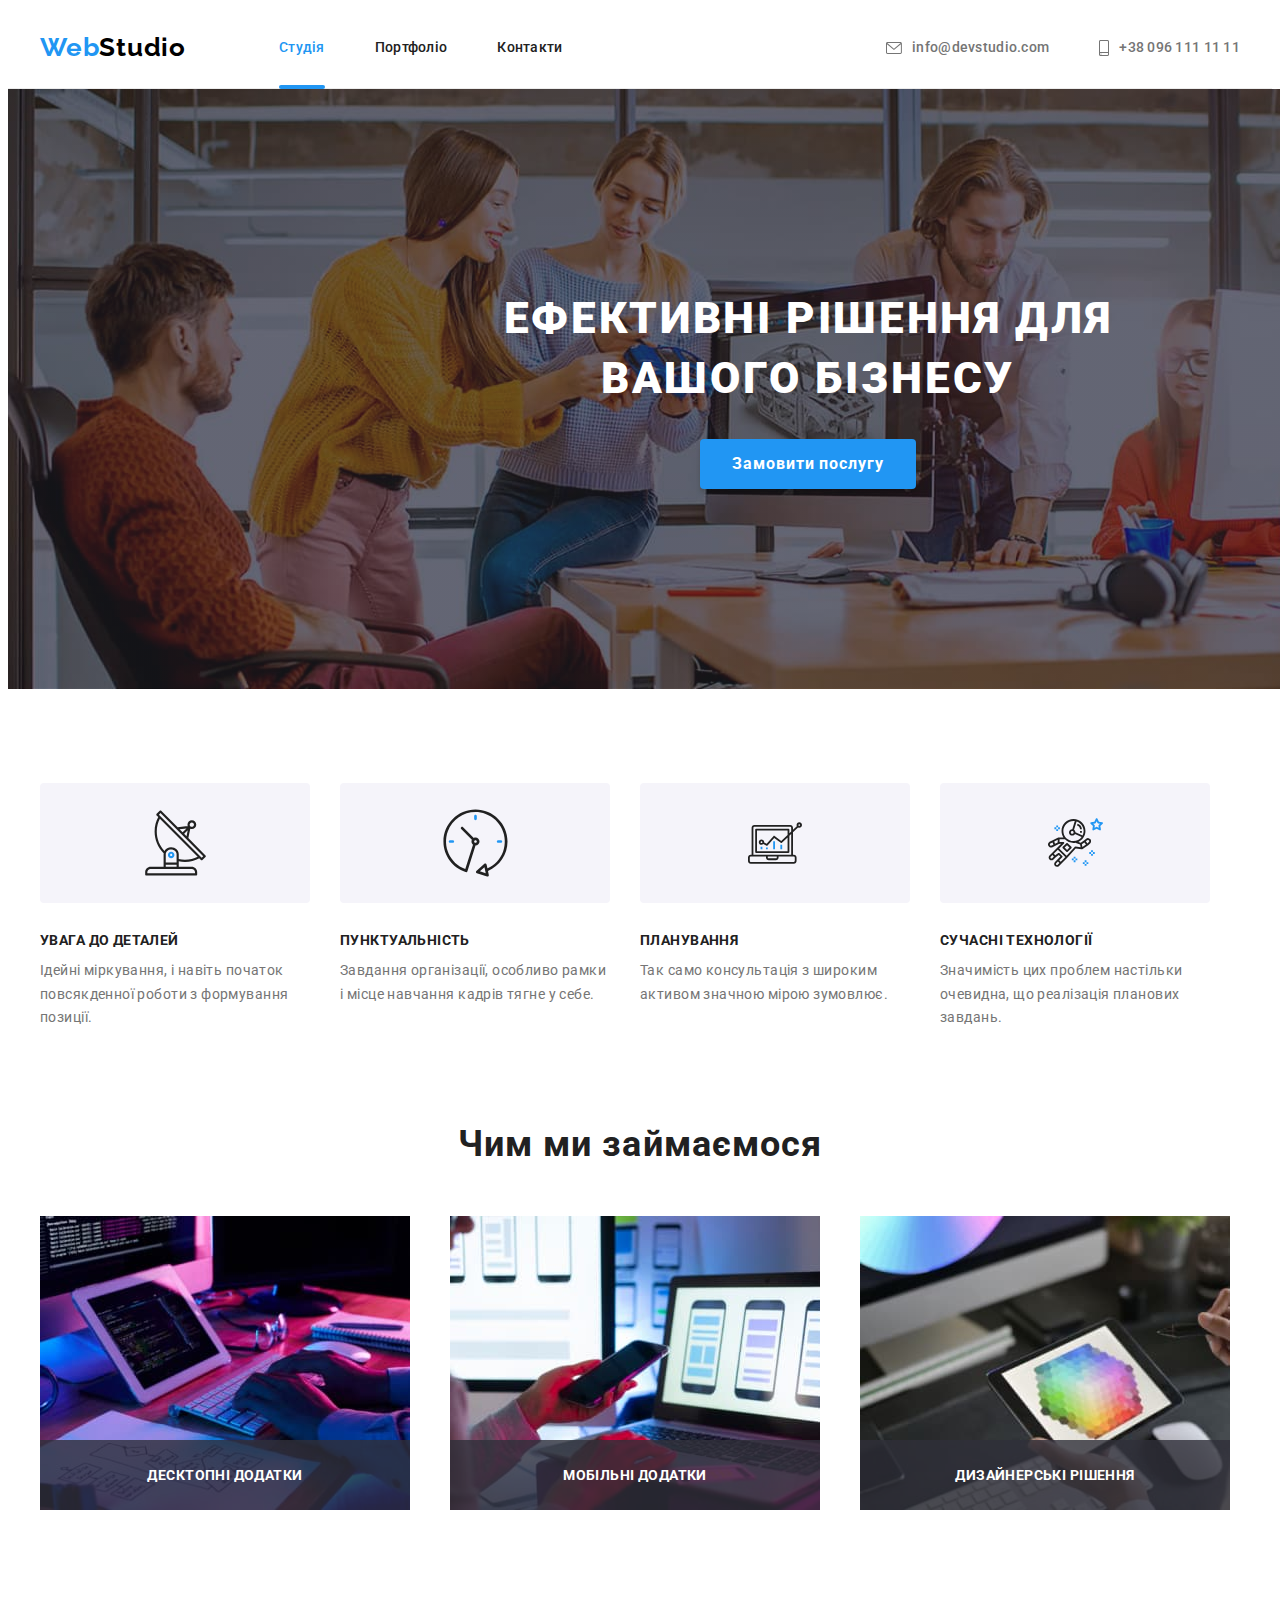
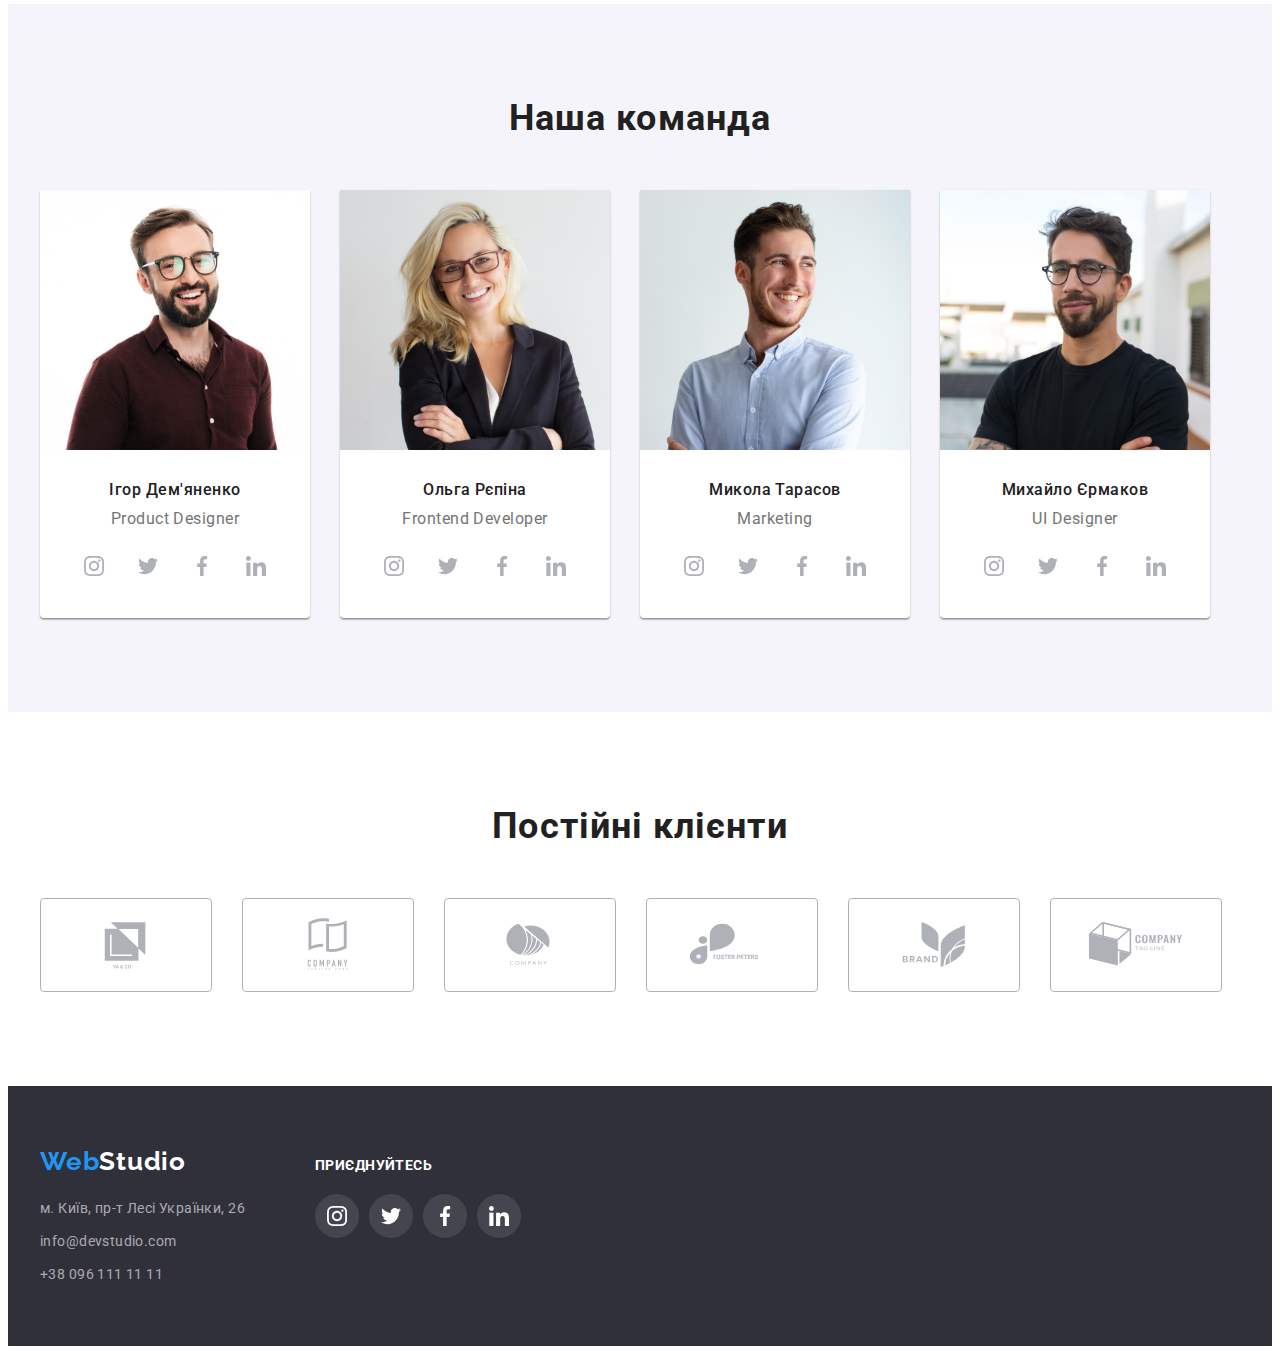
<file: index.html>
<!DOCTYPE html>
<html lang="uk">
  <head>
    <meta charset="UTF-8" />
    <meta http-equiv="X-UA-Compatible" content="IE=edge" />
    <meta name="viewport" content="width=device-width, initial-scale=1.0" />
    <title>Головна</title>
    <link
      rel="stylesheet"
      href="https://cdnjs.cloudflare.com/ajax/libs/modern-normalize/1.1.0/modern-normalize.min.css"
      integrity="sha512-wpPYUAdjBVSE4KJnH1VR1HeZfpl1ub8YT/NKx4PuQ5NmX2tKuGu6U/JRp5y+Y8XG2tV+wKQpNHVUX03MfMFn9Q=="
      crossorigin="anonymous"
      referrerpolicy="no-referrer"
    />
    <link
      href="https://fonts.googleapis.com/css2?family=Raleway:wght@700&family=Roboto:wght@400;500;700;900&display=swap"
      rel="stylesheet"
    />
    <link rel="stylesheet" href="./css/styles.css" />
  </head>
  <body>
    <header class="top">
      <div class="container header-container">
        <nav class="header-navigation">
          <a href="./index.html" lang="en" class="logo link">Web<span>Studio</span></a>
          <ul class="header-list">
            <li class="header-nav-item list">
              <a class="link current nav-link" href="./index.html">Студія</a>
            </li>
            <li class="header-nav-item list">
              <a class="link nav-link" href="./portfolio.html">Портфоліо</a>
            </li>
            <li class="header-nav-item list">
              <a class="link nav-link" href="#">Контакти</a>
            </li>
          </ul>
        </nav>
        <div class="header-connect">
          <ul class="contacts-list list">
            <li class="contact-item">
              <a lang="en" href="mailto:info@devstudio.com" class="link nav-contacts"
                ><svg class="top-icon" width="16" height="12">
                  <use href="./img/icons.svg#icon-mail-top"></use></svg
                >info@devstudio.com</a
              >
            </li>
            <li class="contact-item">
              <a href="tel:+380961111111" class="link nav-contacts"
                ><svg class="top-icon" width="10" height="16">
                  <use href="./img/icons.svg#icon-smartphone-top"></use>
                </svg>
                +38 096 111 11 11</a
              >
            </li>
          </ul>
        </div>
      </div>
    </header>
    <main>
      <!-- ---------------------------------------------HERO---------------------------------------------------- -->
      <section class="hero section">
        <div class="container">
          <h1 class="hero-title">Ефективні рішення для вашого бізнесу</h1>
          <button type="button" class="modal-button" data-modal-open>Замовити послугу</button>
        </div>
      </section>
      <!-- ---------------------------------------------------FEATURES------------------------------------------------ -->
      <section class="features section">
        <div class="container">
          <h2 class="visually-hidden">Наші переваги</h2>
          <ul class="features-list">
            <li class="list">
              <div class="features-container">
                <svg width="65" height="70">
                  <use href="./img/icons.svg#icon-antenna"></use>
                </svg>
              </div>
              <h3 class="title features-title">Увага до деталей</h3>
              <p class="text">
                Ідейні міркування, і навіть початок повсякденної роботи з формування позиції.
              </p>
            </li>
            <li class="list">
              <div class="features-container">
                <svg width="67" height="70">
                  <use href="./img/icons.svg#icon-clock"></use>
                </svg>
              </div>
              <h3 class="title features-title">Пунктуальність</h3>
              <p class="text">
                Завдання організації, особливо рамки і місце навчання кадрів тягне у себе.
              </p>
            </li>
            <li class="list">
              <div class="features-container">
                <svg width="70" height="54">
                  <use href="./img/icons.svg#icon-diagram"></use>
                </svg>
              </div>
              <h3 class="title features-title">Планування</h3>
              <p class="text">Так само консультація з широким активом значною мірою зумовлює.</p>
            </li>
            <li class="list">
              <div class="features-container">
                <svg width="55" height="61">
                  <use href="./img/icons.svg#icon-astronaut"></use>
                </svg>
              </div>
              <h3 class="title features-title">Сучасні технології</h3>
              <p class="text">
                Значимість цих проблем настільки очевидна, що реалізація планових завдань.
              </p>
            </li>
          </ul>
        </div>
      </section>
      <!-- --------------------------------------------PROJECTS------------------------------------------------- -->
      <section class="project project-section">
        <div class="container">
          <h2 class="project-title style-title">Чим ми займаємося</h2>
          <ul class="project-list">
            <li class="list project-item">
              <img src="./img/img-work1.jpg" alt="Картинка наших робіт" width="370" height="294" />
              <div class="prj-container"><p class="project-txt">Десктопні додатки</p></div>
            </li>
            <li class="list project-item">
              <img src="./img/img-work2.jpg" alt="Картинка наших робіт" width="370" height="294" />
              <div class="prj-container"><p class="project-txt">Мобільні додатки</p></div>
            </li>
            <li class="list project-item">
              <img src="./img/img-work3.jpg" alt="Картинка наших робіт" width="370" height="294" />
              <div class="prj-container"><p class="project-txt">Дизайнерські рішення</p></div>
            </li>
          </ul>
        </div>
      </section>
      <!-- -----------------------------------------------EMPL--------------------------------------------------- -->
      <section class="empl list section">
        <div class="container">
          <h2 class="empl-title style-title">Наша команда</h2>
          <ul class="empl-list">
            <li class="list bgc">
              <img
                class="empl-img"
                src="./img/worker1.jpg"
                alt="фото Ігора Дем'яненко"
                width="270"
                height="260"
              />
              <h3 class="subtitle-empl">Ігор Дем'яненко</h3>
              <p lang="en" class="text empl-text">Product Designer</p>
              <div class="empl-contact">
                <ul class="empl-ct-item">
                  <li>
                    <a
                      href="#"
                      class="empl-ct-link link"
                      target="_blank"
                      rel="noopener noreferrer nofollow"
                    >
                      <svg width="20" height="20" class="empl-ct-icon">
                        <use href="./img/icons.svg#icon-instagram"></use>
                      </svg>
                    </a>
                  </li>
                  <li>
                    <a
                      href="#"
                      class="empl-ct-link link"
                      target="_blank"
                      rel="noopener noreferrer nofollow"
                    >
                      <svg width="20" height="20" class="empl-ct-icon">
                        <use href="./img/icons.svg#icon-twitter"></use>
                      </svg>
                    </a>
                  </li>
                  <li>
                    <a
                      href="#"
                      class="empl-ct-link link"
                      target="_blank"
                      rel="noopener noreferrer nofollow"
                    >
                      <svg width="20" height="20" class="empl-ct-icon">
                        <use href="./img/icons.svg#icon-facebook"></use>
                      </svg>
                    </a>
                  </li>
                  <li>
                    <a
                      href="#"
                      class="empl-ct-link link"
                      target="_blank"
                      rel="noopener noreferrer nofollow"
                    >
                      <svg width="20" height="20" class="empl-ct-icon">
                        <use href="./img/icons.svg#icon-linkedin"></use>
                      </svg>
                    </a>
                  </li>
                </ul>
              </div>
            </li>
            <li class="list bgc">
              <img
                class="empl-img"
                src="./img/worker2.jpg"
                alt="фото Ольги Рєпіной"
                width="270"
                height="260"
              />
              <h3 class="subtitle-empl">Ольга Рєпіна</h3>
              <p lang="en" class="text empl-text">Frontend Developer</p>
              <div class="empl-contact">
                <ul class="empl-ct-item">
                  <li>
                    <a
                      href="#"
                      class="empl-ct-link link"
                      target="_blank"
                      rel="noopener noreferrer nofollow"
                    >
                      <svg width="20" height="20" class="empl-ct-icon">
                        <use href="./img/icons.svg#icon-instagram"></use>
                      </svg>
                    </a>
                  </li>
                  <li>
                    <a
                      href="#"
                      class="empl-ct-link link"
                      target="_blank"
                      rel="noopener noreferrer nofollow"
                    >
                      <svg width="20" height="20" class="empl-ct-icon">
                        <use href="./img/icons.svg#icon-twitter"></use>
                      </svg>
                    </a>
                  </li>
                  <li>
                    <a
                      href="#"
                      class="empl-ct-link link"
                      target="_blank"
                      rel="noopener noreferrer nofollow"
                    >
                      <svg width="20" height="20" class="empl-ct-icon">
                        <use href="./img/icons.svg#icon-facebook"></use>
                      </svg>
                    </a>
                  </li>
                  <li>
                    <a
                      href="#"
                      class="empl-ct-link link"
                      target="_blank"
                      rel="noopener noreferrer nofollow"
                    >
                      <svg width="20" height="20" class="empl-ct-icon">
                        <use href="./img/icons.svg#icon-linkedin"></use>
                      </svg>
                    </a>
                  </li>
                </ul>
              </div>
            </li>
            <li class="list bgc">
              <img
                class="empl-img"
                src="./img/worker3.jpg"
                alt="фото Миколи Тарасова"
                width="270"
                height="260"
              />
              <h3 class="subtitle-empl">Микола Тарасов</h3>
              <p lang="en" class="text empl-text">Marketing</p>
              <div class="empl-contact">
                <ul class="empl-ct-item">
                  <li>
                    <a
                      href="#"
                      class="empl-ct-link link"
                      target="_blank"
                      rel="noopener noreferrer nofollow"
                    >
                      <svg width="20" height="20" class="empl-ct-icon">
                        <use href="./img/icons.svg#icon-instagram"></use>
                      </svg>
                    </a>
                  </li>
                  <li>
                    <a
                      href="#"
                      class="empl-ct-link link"
                      target="_blank"
                      rel="noopener noreferrer nofollow"
                    >
                      <svg width="20" height="20" class="empl-ct-icon">
                        <use href="./img/icons.svg#icon-twitter"></use>
                      </svg>
                    </a>
                  </li>
                  <li>
                    <a
                      href="#"
                      class="empl-ct-link link"
                      target="_blank"
                      rel="noopener noreferrer nofollow"
                    >
                      <svg width="20" height="20" class="empl-ct-icon">
                        <use href="./img/icons.svg#icon-facebook"></use>
                      </svg>
                    </a>
                  </li>
                  <li>
                    <a
                      href="#"
                      class="empl-ct-link link"
                      target="_blank"
                      rel="noopener noreferrer nofollow"
                    >
                      <svg width="20" height="20" class="empl-ct-icon">
                        <use href="./img/icons.svg#icon-linkedin"></use>
                      </svg>
                    </a>
                  </li>
                </ul>
              </div>
            </li>
            <li class="list bgc">
              <img
                class="empl-img"
                src="./img/worker4.jpg"
                alt="фото Михайла Єрмакова"
                width="270"
                height="260"
              />
              <h3 class="subtitle-empl">Михайло Єрмаков</h3>
              <p lang="en" class="text empl-text">UI Designer</p>
              <div class="empl-contact">
                <ul class="empl-ct-item">
                  <li>
                    <a
                      href="#"
                      class="empl-ct-link link"
                      target="_blank"
                      rel="noopener noreferrer nofollow"
                    >
                      <svg width="20" height="20" class="empl-ct-icon">
                        <use href="./img/icons.svg#icon-instagram"></use>
                      </svg>
                    </a>
                  </li>
                  <li>
                    <a
                      href="#"
                      class="empl-ct-link link"
                      target="_blank"
                      rel="noopener noreferrer nofollow"
                    >
                      <svg width="20" height="20" class="empl-ct-icon">
                        <use href="./img/icons.svg#icon-twitter"></use>
                      </svg>
                    </a>
                  </li>
                  <li>
                    <a
                      href="#"
                      class="empl-ct-link link"
                      target="_blank"
                      rel="noopener noreferrer nofollow"
                    >
                      <svg width="20" height="20" class="empl-ct-icon">
                        <use href="./img/icons.svg#icon-facebook"></use>
                      </svg>
                    </a>
                  </li>
                  <li>
                    <a
                      href="#"
                      class="empl-ct-link link"
                      target="_blank"
                      rel="noopener noreferrer nofollow"
                    >
                      <svg width="20" height="20" class="empl-ct-icon">
                        <use href="./img/icons.svg#icon-linkedin"></use>
                      </svg>
                    </a>
                  </li>
                </ul>
              </div>
            </li>
          </ul>
        </div>
      </section>
      <!-- ------------------------------------------------CLIENTS------------------------------------------------ -->
      <section class="clients list section">
        <div class="container ct-container">
          <h2 class="style-title clients-title">Постійні клієнти</h2>
          <ul class="clients-list">
            <li class="clients-item">
              <a class="clients-link link" href="#">
                <svg width="106" height="60" class="client-icon">
                  <use href="./img/icons.svg#icon-Logo-client1"></use>
                </svg>
              </a>
            </li>
            <li class="clients-item">
              <a class="clients-link link" href="#">
                <svg width="106" height="60" class="client-icon">
                  <use href="./img/icons.svg#icon-Logo-client2"></use>
                </svg>
              </a>
            </li>
            <li class="clients-item">
              <a class="clients-link link" href="#">
                <svg width="106" height="60" class="client-icon">
                  <use href="./img/icons.svg#icon-Logo-client3"></use>
                </svg>
              </a>
            </li>
            <li class="clients-item">
              <a class="clients-link link" href="#">
                <svg width="106" height="60" class="client-icon">
                  <use href="./img/icons.svg#icon-Logo-client4"></use>
                </svg>
              </a>
            </li>
            <li class="clients-item">
              <a class="clients-link link" href="#">
                <svg width="106" height="60" class="client-icon">
                  <use href="./img/icons.svg#icon-Logo-client5"></use>
                </svg>
              </a>
            </li>
            <li class="clients-item">
              <a class="clients-link link" href="#">
                <svg width="106" height="60" class="client-icon">
                  <use href="./img/icons.svg#icon-Logo-client6"></use>
                </svg>
              </a>
            </li>
          </ul>
        </div>
      </section>
    </main>
    <!-- -------------------------------------------------FOOTER------------------------------------------------- -->
    <footer class="footer">
      <div class="container footer-container">
        <div class="container-address">
          <a lang="en" href="./index.html" class="logo-footer link logotype"
            >Web<span class="studio">Studio</span></a
          >
          <address>
            <ul class="address-list">
              <li class="list address-link">
                <a
                  class="google-link link"
                  href="https://www.google.com.ua/maps/place/%D0%B1%D1%83%D0%BB.+%D0%9B%D0%B5%D1%81%D0%B8+%D0%A3%D0%BA%D1%80%D0%B0%D0%B8%D0%BD%D0%BA%D0%B8,+26,+%D0%9A%D0%B8%D0%B5%D0%B2,+02000/@50.4265841,30.5361971,17z/data=!3m1!4b1!4m5!3m4!1s0x40d4cf0e033ecbe9:0x57a4dffefec77da0!8m2!3d50.4265807!4d30.5383858"
                  target="_blank"
                  rel="noopener noreferrer nofollow"
                >
                  м. Київ, пр-т Лесі Українки, 26
                </a>
              </li>
              <li class="list footer-mail link">
                <a lang="en" href="mailto:info@devstudio.com" class="link mail"
                  >info@devstudio.com</a
                >
              </li>
              <li class="list footer-tel link">
                <a href="tel:+380961111111" class="link tel">+38 096 111 11 11</a>
              </li>
            </ul>
          </address>
        </div>
        <div class="container-contact">
          <p class="footer-contact-title">приєднуйтесь</p>
          <ul class="ft-ct-item">
            <li class="ft-ct-link">
              <a
                href="https://www.instagram.com/d.1.m.4.s.i.k88/"
                class="ct-link link"
                rel="noopener noreferrer nofollow"
                target="_blank"
              >
                <svg width="20" height="20" class="ct-icon">
                  <use href="./img/icons.svg#icon-instagram"></use>
                </svg>
              </a>
            </li>
            <li class="ft-ct-link">
              <a
                href="https://twitter.com/Y0urJustice"
                class="ct-link link"
                rel="noopener noreferrer nofollow"
                target="_blank"
              >
                <svg width="20" height="20" class="ct-icon">
                  <use href="./img/icons.svg#icon-twitter"></use>
                </svg>
              </a>
            </li>
            <li class="ft-ct-link">
              <a
                href="https://www.facebook.com/profile.php?id=100007564985997"
                class="ct-link link"
                rel="noopener noreferrer nofollow"
                target="_blank"
              >
                <svg width="20" height="20" class="ct-icon">
                  <use href="./img/icons.svg#icon-facebook"></use>
                </svg>
              </a>
            </li>
            <li class="ft-ct-link">
              <a
                href="https://www.linkedin.com/in/дмитрий-квась-1a51061b0"
                class="ct-link link"
                rel="noopener noreferrer nofollow"
                target="_blank"
              >
                <svg width="20" height="20" class="ct-icon">
                  <use href="./img/icons.svg#icon-linkedin"></use>
                </svg>
              </a>
            </li>
          </ul>
        </div>
      </div>
    </footer>
    <!-- --------------------------------------------MODAL----------------------------------------------------- -->
    <div class="backdrop is-hidden" data-modal>
      <div class="modal">
        <button type="button" data-modal-close class="modals-btn">
          <svg class="modal-close-icon" width="18" height="18">
            <use href="./img/icons.svg#close-icon"></use>
          </svg>
        </button>
      </div>
    </div>
    <script src="./js/modal.js"></script>
  </body>
</html>
</file>
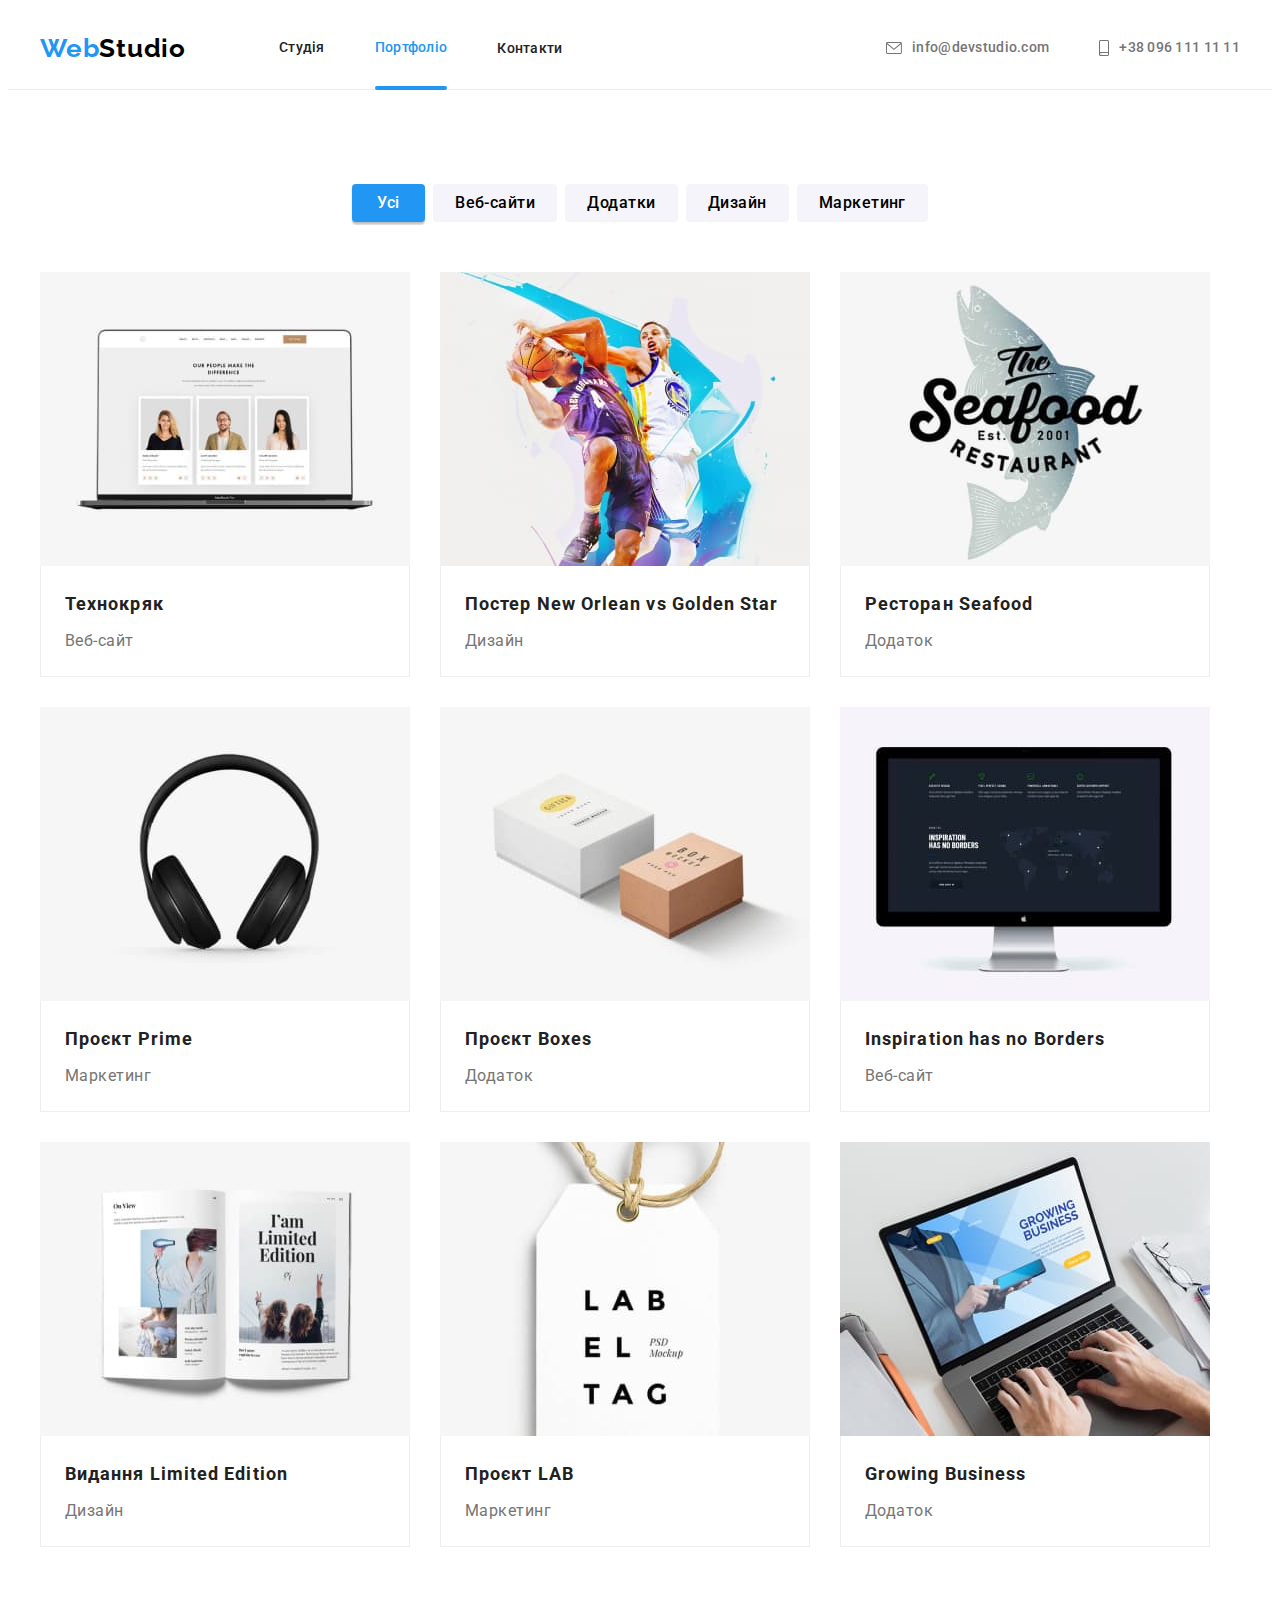
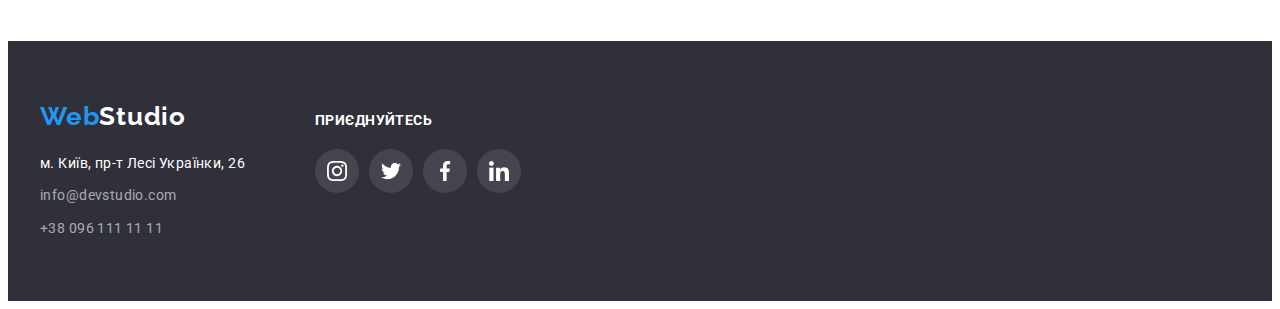
<file: portfolio.html>
<!DOCTYPE html>
<html lang="uk">
  <head>
    <meta charset="UTF-8" />
    <meta http-equiv="X-UA-Compatible" content="IE=edge" />
    <meta name="viewport" content="width=device-width, initial-scale=1.0" />
    <title>Портфоліо</title>
    <link
      rel="stylesheet"
      href="https://cdnjs.cloudflare.com/ajax/libs/modern-normalize/1.1.0/modern-normalize.min.css"
      integrity="sha512-wpPYUAdjBVSE4KJnH1VR1HeZfpl1ub8YT/NKx4PuQ5NmX2tKuGu6U/JRp5y+Y8XG2tV+wKQpNHVUX03MfMFn9Q=="
      crossorigin="anonymous"
      referrerpolicy="no-referrer"
    />
    <link
      href="https://fonts.googleapis.com/css2?family=Raleway:wght@700&family=Roboto:wght@400;500;700;900&display=swap"
      rel="stylesheet"
    />
    <link rel="stylesheet" href="./css/styles.css" />
  </head>
  <body>
    <header class="top">
      <div class="container header-container">
        <nav class="header-navigation">
          <a lang="en" class="logo link" href="./index.html">Web<span>Studio</span></a>
          <ul class="header-list">
            <li class="header-nav-item list">
              <a href="./index.html" class="link nav-link">Студія</a>
            </li>
            <li class="header-nav-item list">
              <a href="./portfolio.html" class="link current nav-link">Портфоліо</a>
            </li>
            <li class="header-nav-item list nav-link">
              <a href="#" class="link">Контакти</a>
            </li>
          </ul>
        </nav>
        <div class="header-connect">
          <ul class="contacts-list list">
            <li class="contact-item">
              <a lang="en" href="mailto:info@devstudio.com" class="link nav-contacts"
                ><svg class="top-icon" width="16" height="12">
                  <use href="./img/icons.svg#icon-mail-top"></use></svg
                >info@devstudio.com</a
              >
            </li>
            <li>
              <a href="tel:+380961111111" class="link nav-contacts"
                ><svg class="top-icon" width="10" height="16">
                  <use href="./img/icons.svg#icon-smartphone-top"></use>
                </svg>
                +38 096 111 11 11</a
              >
            </li>
          </ul>
        </div>
      </div>
    </header>
    <main class="main-hero">
      <section class="portfolio-hero section">
        <div class="container">
          <h1 class="visually-hidden">Фільтр</h1>
          <ul class="list wrap-btn">
            <li>
              <button class="mdl-button-list first-btn btn-current" type="button">Усі</button>
            </li>
            <li>
              <button class="mdl-button-list" type="button">Веб-сайти</button>
            </li>
            <li>
              <button class="mdl-button-list" type="button">Додатки</button>
            </li>
            <li>
              <button class="mdl-button-list" type="button">Дизайн</button>
            </li>
            <li>
              <button class="mdl-button-list" type="button">Маркетинг</button>
            </li>
          </ul>
          <ul class="portfolio-list list">
            <li class="portfolio-item">
              <a class="link ptf-link" href="#">
                <div class="ptf-discription">
                  <img src="./img/techno.jpg" alt="Технокряк" width="370" height="294" />
                  <p class="ptf-d-txt">
                    Ресурс пропонує комплексні пропозиції з різним рівнем функціоналу та сервісів.
                    Все це дозволить відвідувачу отримати вичерпні відомості про компанію чи
                    приватну особу.
                  </p>
                </div>
                <div class="portfolio-bgc">
                  <h2 class="portfolio-title">Технокряк</h2>
                  <p class="portfolio-text">Веб-сайт</p>
                </div>
              </a>
            </li>
            <li class="portfolio-item">
              <a class="link ptf-link" href="#">
                <div class="ptf-discription">
                  <img
                    src="./img/poster-basket.jpg"
                    alt="Постер NO vs GS"
                    width="370"
                    height="294"
                  />
                  <p class="ptf-d-txt">
                    Ресурс пропонує комплексні пропозиції з різним рівнем функціоналу та сервісів.
                    Все це дозволить відвідувачу отримати вичерпні відомості про компанію чи
                    приватну особу.
                  </p>
                </div>
                <div class="portfolio-bgc">
                  <h2 class="portfolio-title">
                    Постер <span lang="en">New Orlean vs Golden Star</span>
                  </h2>
                  <p class="portfolio-text">Дизайн</p>
                </div>
              </a>
            </li>
            <li class="portfolio-item">
              <a class="link ptf-link" href="#">
                <div class="ptf-discription">
                  <img src="./img/seafood.jpg" alt="Ресторан Seafood" width="370" height="294" />
                  <p class="ptf-d-txt">
                    Ресурс пропонує комплексні пропозиції з різним рівнем функціоналу та сервісів.
                    Все це дозволить відвідувачу отримати вичерпні відомості про компанію чи
                    приватну особу.
                  </p>
                </div>
                <div class="portfolio-bgc">
                  <h2 class="portfolio-title">Ресторан <span lang="en">Seafood</span></h2>
                  <p class="portfolio-text">Додаток</p>
                </div>
              </a>
            </li>
            <li class="portfolio-item">
              <a class="link ptf-link" href="#">
                <div class="ptf-discription">
                  <img src="./img/headphones.jpg" alt="Навушники" width="370" height="294" />
                  <p class="ptf-d-txt">
                    Ресурс пропонує комплексні пропозиції з різним рівнем функціоналу та сервісів.
                    Все це дозволить відвідувачу отримати вичерпні відомості про компанію чи
                    приватну особу.
                  </p>
                </div>
                <div class="portfolio-bgc">
                  <h2 class="portfolio-title">Проєкт <span lang="en">Prime</span></h2>
                  <p class="portfolio-text">Маркетинг</p>
                </div>
              </a>
            </li>
            <li class="portfolio-item">
              <a class="link ptf-link" href="#">
                <div class="ptf-discription">
                  <img src="./img/boxes.jpg" alt="Бокси" width="370" height="294" />
                  <p class="ptf-d-txt">
                    Ресурс пропонує комплексні пропозиції з різним рівнем функціоналу та сервісів.
                    Все це дозволить відвідувачу отримати вичерпні відомості про компанію чи
                    приватну особу.
                  </p>
                </div>
                <div class="portfolio-bgc">
                  <h2 class="portfolio-title">Проєкт <span lang="en">Boxes</span></h2>
                  <p class="portfolio-text">Додаток</p>
                </div>
              </a>
            </li>
            <li class="portfolio-item">
              <a class="link ptf-link" href="#">
                <div class="ptf-discription">
                  <img src="./img/monitor.jpg" alt="Монітор" width="370" height="294" />
                  <p class="ptf-d-txt">
                    Ресурс пропонує комплексні пропозиції з різним рівнем функціоналу та сервісів.
                    Все це дозволить відвідувачу отримати вичерпні відомості про компанію чи
                    приватну особу.
                  </p>
                </div>
                <div class="portfolio-bgc">
                  <h2 class="portfolio-title" lang="en">Inspiration has no Borders</h2>
                  <p class="portfolio-text">Веб-сайт</p>
                </div>
              </a>
            </li>
            <li class="portfolio-item">
              <a class="link ptf-link" href="#">
                <div class="ptf-discription">
                  <img src="./img/book.jpg" alt="Книга" width="370" height="294" />
                  <p class="ptf-d-txt">
                    Ресурс пропонує комплексні пропозиції з різним рівнем функціоналу та сервісів.
                    Все це дозволить відвідувачу отримати вичерпні відомості про компанію чи
                    приватну особу.
                  </p>
                </div>
                <div class="portfolio-bgc">
                  <h2 class="portfolio-title">Видання <span lang="en">Limited Edition</span></h2>
                  <p class="portfolio-text">Дизайн</p>
                </div>
              </a>
            </li>
            <li class="portfolio-item">
              <a class="link ptf-link" href="#">
                <div class="ptf-discription">
                  <img src="./img/label.jpg" alt="Біла єтикетка" width="370" height="294" />
                  <p class="ptf-d-txt">
                    Ресурс пропонує комплексні пропозиції з різним рівнем функціоналу та сервісів.
                    Все це дозволить відвідувачу отримати вичерпні відомості про компанію чи
                    приватну особу.
                  </p>
                </div>
                <div class="portfolio-bgc">
                  <h2 class="portfolio-title">Проєкт <span lang="en">LAB</span></h2>
                  <p class="portfolio-text">Маркетинг</p>
                </div>
              </a>
            </li>
            <li class="portfolio-item">
              <a class="link ptf-link" href="#">
                <div class="ptf-discription">
                  <img src="./img/macbook.jpg" alt="Ноутбук" width="370" height="294" />
                  <p class="ptf-d-txt">
                    Ресурс пропонує комплексні пропозиції з різним рівнем функціоналу та сервісів.
                    Все це дозволить відвідувачу отримати вичерпні відомості про компанію чи
                    приватну особу.
                  </p>
                </div>
                <div class="portfolio-bgc">
                  <h2 class="portfolio-title" lang="en">Growing Business</h2>
                  <p class="portfolio-text">Додаток</p>
                </div>
              </a>
            </li>
          </ul>
        </div>
      </section>
    </main>
    <footer class="footer">
      <div class="container footer-container">
        <div class="container-address">
          <a lang="en" href="./index.html" class="logo-footer link logotype"
            >Web<span class="studio">Studio</span></a
          >
          <address>
            <ul class="address-list">
              <li class="list address-link">
                <a
                  class="google-link"
                  href="https://www.google.com.ua/maps/place/%D0%B1%D1%83%D0%BB.+%D0%9B%D0%B5%D1%81%D0%B8+%D0%A3%D0%BA%D1%80%D0%B0%D0%B8%D0%BD%D0%BA%D0%B8,+26,+%D0%9A%D0%B8%D0%B5%D0%B2,+02000/@50.4265841,30.5361971,17z/data=!3m1!4b1!4m5!3m4!1s0x40d4cf0e033ecbe9:0x57a4dffefec77da0!8m2!3d50.4265807!4d30.5383858"
                  target="_blank"
                  rel="noopener noreferrer nofollow"
                >
                  м. Київ, пр-т Лесі Українки, 26
                </a>
              </li>
              <li class="list footer-mail">
                <a lang="en" href="mailto:info@devstudio.com" class="link mail"
                  >info@devstudio.com</a
                >
              </li>
              <li class="list footer-tel">
                <a href="tel:+380961111111" class="link tel">+38 096 111 11 11</a>
              </li>
            </ul>
          </address>
        </div>
        <div class="container-contact">
          <p class="footer-contact-title">приєднуйтесь</p>
          <ul class="ft-ct-item">
            <li class="ft-ct-link">
              <a href="#" class="ct-link">
                <svg width="20" height="20" class="ct-icon">
                  <use href="./img/icons.svg#icon-instagram"></use>
                </svg>
              </a>
            </li>
            <li class="ft-ct-link">
              <a href="#" class="ct-link">
                <svg width="20" height="20" class="ct-icon">
                  <use href="./img/icons.svg#icon-twitter"></use>
                </svg>
              </a>
            </li>
            <li class="ft-ct-link">
              <a href="#" class="ct-link">
                <svg width="20" height="20" class="ct-icon">
                  <use href="./img/icons.svg#icon-facebook"></use>
                </svg>
              </a>
            </li>
            <li class="ft-ct-link">
              <a href="#" class="ct-link">
                <svg width="20" height="20" class="ct-icon">
                  <use href="./img/icons.svg#icon-linkedin"></use>
                </svg>
              </a>
            </li>
          </ul>
        </div>
      </div>
    </footer>
  </body>
</html>
</file>
<file: css/styles.css>
:root {
  --primary-text-color: #212121;
  --primary-black-color: #000000;
  --primary-white-color: #ffffff;
  --button-color: #188ce8;
  --button-bg-color: #f5f4fa;
  --title-color: #757575;
  --accent-color: #2196f3;
  --bg-footer-color: #2f303a;
  --bg-empl: #f5f4fa;
  --address-footer: rgba(255, 255, 255, 0.6);
  --bgc: #f5f5f5;
  --clients-color: #afb1b8;
  --primary-animation: cubic-bezier(0.4, 0, 0.2, 1);
}

p,
h1,
h2,
h3,
h4,
h5,
h6 {
  margin: 0;
}

ul,
ol {
  margin: 0;
  padding: 0;
  list-style: none;
}

a {
  text-decoration: none;
}

img {
  display: block;
}

button {
  cursor: pointer;
  border: none;
  font-family: inherit;
}

body {
  background-color: var(--primary-white-color);
  font-family: 'Roboto', sans-serif;
  color: var(--primary-text-color);
  font-size: 14px;
  letter-spacing: 0.03em;
}

.list {
  list-style: none;
}
.link {
  text-decoration: none;
}

.container {
  width: 1200px;
  padding-left: 15px;
  padding-right: 15px;
  /* outline: 2px solid red; */
  margin-left: auto;
  margin-right: auto;
}

.section {
  padding-top: 94px;
  padding-bottom: 94px;
}

/*---------------------------------------------------------------- HEADER -------------------------------------------------- */

.top {
  background-color: var(--primary-white-color);
  border-bottom: 1px solid #ececec;
}

.logo {
  color: var(--accent-color);
  font-family: 'Raleway';
  font-weight: 700;
  font-size: 26px;
  line-height: 1.19;
  letter-spacing: 0.03em;
  margin-right: 93px;
  padding-top: 24px;
  padding-bottom: 25px;
}
.logo span {
  color: var(--primary-black-color);
}

.header-navigation {
  display: flex;
  align-items: center;
}

.header-container {
  display: flex;
  align-items: center;
}

.header-list {
  display: flex;
  gap: 50px;
}

.header-list .link {
  color: var(--primary-text-color);
  font-weight: 500;
  font-size: 14px;
  line-height: 1.14;
  letter-spacing: 0.02em;
  transition-property: color;
  transition-duration: 250ms;
  transition-timing-function: var(--primary-animation);
}

.nav-link {
  display: block;
  padding-top: 32px;
  padding-bottom: 32px;
}

.header-connect {
  display: flex;
  margin-left: auto;
}

.header-list .link:hover,
.header-list .link:focus {
  color: var(--accent-color);
}

.header-nav-item {
  position: relative;
}

.current::after {
  display: block;
  position: absolute;
  left: 0;
  content: '';
  width: 100%;
  height: 4px;
  background-color: var(--accent-color);
  border-radius: 2px;
  bottom: -1px;
}

.top .current {
  color: var(--accent-color);
}

.contacts-list {
  display: flex;
  align-items: center;
  justify-content: center;
  gap: 50px;
}

.link:hover .top-icon,
.link:focus .top-icon {
  fill: currentColor;
}

.nav-contacts .top-icon {
  fill: var(--title-color);
  margin-right: 10px;
  transition-property: fill;
  transition-duration: 250ms;
  transition-timing-function: var(--primary-animation);
}

.nav-contacts {
  display: flex;
  align-items: center;
  padding-top: 32px;
  padding-bottom: 32px;
}

.contacts-list .link {
  color: var(--title-color);
  font-weight: 500;
  font-size: 14px;
  line-height: 1.14;
  letter-spacing: 0.02em;
  transition-property: color;
  transition-duration: 250ms;
  transition-timing-function: var(--primary-animation);
}

.contacts-list .link:hover,
.contacts-list .link:focus {
  color: var(--accent-color);
}

/*------------------------------------------------------------- END HEADER ----------------------------------------------------*/

/*--------------------------------------------------------------- HERO ----------------------------------------------------------*/

.visually-hidden {
  position: absolute;
  white-space: nowrap;
  width: 1px;
  height: 1px;
  overflow: hidden;
  border: 0;
  padding: 0;
  clip: rect(0 0 0 0);
  clip-path: inset(50%);
  margin: -1px;
}

.hero {
  background-color: var(--bg-footer-color);
  width: 1600px;
  margin: 0 auto;
  padding-top: 200px;
  padding-bottom: 200px;
  background-image: linear-gradient(rgba(47, 48, 58, 0.4), rgba(47, 48, 58, 0.4)),
    url(../img/bg-top.jpg);
  background-repeat: no-repeat;
  background-position: center;
  background-size: 100%;
}

.hero-title {
  color: var(--primary-white-color);
  font-weight: 900;
  font-size: 44px;
  line-height: 1.36;
  letter-spacing: 0.06em;
  text-transform: uppercase;
  text-align: center;
  max-width: 696px;
  margin: 0 auto;
  margin-bottom: 30px;
}

.modal-button {
  background-color: var(--accent-color);
  color: var(--primary-white-color);
  font-weight: 700;
  font-size: 16px;
  line-height: 1.87;
  display: flex;
  align-items: center;
  text-align: center;
  letter-spacing: 0.06em;
  box-shadow: 0px 4px 4px rgba(0, 0, 0, 0.15);
  border-radius: 4px;
  margin: 0 auto;
  padding: 10px 32px;
  min-width: 216px;
  height: 50px;
  transition-property: background-color;
  transition-duration: 250ms;
  transition-timing-function: var(--primary-animation);
}

.modal-button:hover,
.modal-button:focus {
  background-color: var(--button-color);
}

/*---------------------------------------------------------------- END HERO -----------------------------------------------------*/

/*---------------------------------------------------------------- FEATURES -----------------------------------------------------*/

.features {
  margin: 0 auto;
}

.features-list {
  display: flex;
  flex-wrap: wrap;
  gap: 30px;
}

.features-container {
  display: flex;
  justify-content: center;
  align-items: center;
  width: 270px;
  height: 120px;
  background: var(--bg-empl);
  border-radius: 4px;
  margin-bottom: 30px;
}

.features-title {
  margin-bottom: 10px;
  letter-spacing: 0.03em;
}

.text {
  max-width: 270px;
  max-height: 72px;
  letter-spacing: 0.03em;
}

.features-list .title {
  color: var(--primary-text-color);
  font-weight: 700;
  font-size: 14px;
  line-height: 1.14;
  text-transform: uppercase;
  letter-spacing: 0.03em;
}

.features-list .text {
  color: var(--title-color);
  font-size: 14px;
  line-height: 1.71;
}

/*-------------------------------------------------------------- END FEATURES ---------------------------------------------------*/

/*--------------------------------------------------------------- PROJECT -------------------------------------------------------*/

.project-section {
  padding-bottom: 94px;
}

.project-title {
  font-weight: 700;
  margin-bottom: 50px;
  text-align: center;
}

.project-list {
  display: flex;
  gap: 30px;
}

.prj-container {
  position: relative;
}

.project-txt {
  font-weight: 700;
  font-size: 14px;
  line-height: calc(16 / 14);
  text-align: center;
  letter-spacing: 0.03em;
  text-transform: uppercase;
  color: var(--primary-white-color);
  width: 370px;
  position: absolute;
  bottom: 0;
  background: rgba(47, 48, 58, 0.8);
  padding-top: 27px;
  padding-bottom: 27px;
}

.project-item {
  width: calc((100% - 60px) / 3);
}

.style-title {
  font-weight: 700;
  font-size: 36px;
  line-height: 1.16;
  letter-spacing: 0.03em;
}

/*-------------------------------------------------------------- END PROJECT ---------------------------------------------------*/

/*---------------------------------------------------------------- EMPL ------------------------------------------------------*/

.empl {
  background-color: var(--bg-empl);
}

.empl-title {
  font-weight: 700;
  margin-bottom: 50px;
  text-align: center;
  letter-spacing: 0.03em;
}

.subtitle-empl {
  font-weight: 500;
  font-size: 16px;
  line-height: 1.19;
  letter-spacing: 0.03em;
  text-align: center;
  margin-bottom: 10px;
}

.empl-list {
  display: flex;
  gap: 30px;
}

.empl-list .text {
  color: var(--title-color);
  font-size: 16px;
  line-height: 1.19;
}

.empl-img {
  padding-bottom: 30px;
  height: auto;
  max-width: 100%;
}

.empl-text {
  text-align: center;
  letter-spacing: 0.03em;
  padding-bottom: 16px;
}

.bgc {
  background: var(--primary-white-color);
  box-shadow: 0px 1px 3px rgba(0, 0, 0, 0.12), 0px 1px 1px rgba(0, 0, 0, 0.14),
    0px 2px 1px rgba(0, 0, 0, 0.2);
  border-radius: 0px 0px 4px 4px;
}

.empl-contact {
  width: 206px;
  height: 44px;
  margin-left: 32px;
  margin-bottom: 30px;
}

.empl-ct-item {
  display: flex;
  gap: 10px;
}

.empl-ct-link {
  display: flex;
  align-items: center;
  justify-content: center;
  width: 44px;
  height: 44px;
  border-radius: 100%;
  transition-property: background-color, border-radius;
  transition-duration: 250ms;
  transition-timing-function: var(--primary-animation);
}

.empl-ct-icon {
  fill: var(--clients-color);
  transition-property: fill;
  transition-duration: 250ms;
  transition-timing-function: var(--primary-animation);
}

.empl-ct-link:hover .empl-ct-icon,
.empl-ct-link:focus .empl-ct-icon {
  fill: var(--primary-white-color);
}

.empl-ct-link:hover,
.empl-ct-link:focus {
  background-color: var(--accent-color);
  border-radius: 100%;
}

/*---------------------------------------------------------------- END EMPL ---------------------------------------------------*/

/*---------------------------------------------------------------- CLIENTS -----------------------------------------------------*/

.clients-title {
  font-weight: 700;
  margin-bottom: 50px;
  text-align: center;
  letter-spacing: 0.03em;
}

.clients-list {
  display: flex;
  gap: 30px;
}

.clients-link {
  display: flex;
  justify-content: center;
  align-items: center;
  width: 170px;
  height: 92px;
  border: 1px solid var(--clients-color);
  border-radius: 4px;
  transition-property: border-color;
  transition-duration: 250ms;
  transition-timing-function: var(--primary-animation);
}

.client-icon {
  fill: var(--clients-color);
  transition-property: fill;
  transition-duration: 250ms;
  transition-timing-function: var(--primary-animation);
}

.clients-link:hover,
.clients-link:focus {
  border-color: var(--accent-color);
}

.clients-link:hover .client-icon,
.clients-link:focus .client-icon {
  fill: var(--accent-color);
}
/*---------------------------------------------------------------- FOOTER -----------------------------------------------------*/

.footer {
  background-color: var(--bg-footer-color);
  padding-top: 60px;
  padding-bottom: 60px;
}

.logotype {
  margin-bottom: 20px;
  display: inline-block;
}

.logo-footer .studio {
  color: var(--primary-white-color);
}

.logo-footer {
  color: var(--accent-color);
  font-family: 'Raleway';
  font-weight: 700;
  font-size: 26px;
  line-height: 1.19;
  letter-spacing: 0.03em;
}

.address-list .link {
  font-style: normal;
  font-size: 14px;
  line-height: 1.71;
}

address .link {
  font-style: normal;
  font-size: 14px;
  line-height: 1.7;
  color: var(--address-footer);
}

address .link:hover,
address .link:focus {
  color: var(--accent-color);
}
.google-link:hover,
.google-link:focus {
  color: var(--accent-color);
}

.google-link {
  color: var(--primary-white-color);
  text-decoration: none;
  font-family: 'Roboto';
  font-style: normal;
  font-weight: 400;
  font-size: 14px;
  line-height: 1.71;
  letter-spacing: 0.03em;
  transition-property: color;
  transition-duration: 250ms;
  transition-timing-function: var(--primary-animation);
}

.address-link {
  margin-bottom: 9px;
}

.footer-mail {
  margin-bottom: 9px;
}
.footer .mail,
.footer .tel {
  transition-property: color;
  transition-duration: 250ms;
  transition-timing-function: var(--primary-animation);
}

.footer-container {
  display: flex;
  align-items: baseline;
}

.container-contact {
  max-width: 206px;
  max-height: 80px;
  margin-left: 70px;
}

.footer-contact-title {
  color: var(--primary-white-color);
  font-weight: 700;
  font-size: 14px;
  line-height: 1.14;
  letter-spacing: 0.03em;
  text-transform: uppercase;
  margin-bottom: 20px;
}

.ft-ct-item {
  display: flex;
  gap: 10px;
}

.ct-link {
  background: rgba(255, 255, 255, 0.1);
  display: flex;
  align-items: center;
  justify-content: center;
  width: 44px;
  height: 44px;
  border-radius: 100%;
  transition-property: background-color;
  transition-duration: 250ms;
  transition-timing-function: var(--primary-animation);
}

.ct-icon {
  fill: var(--primary-white-color);
}

.ft-ct-item .ct-link:hover,
.ft-ct-item .ct-link:focus {
  background-color: var(--accent-color);
}

/*-------------------------------------------------------------- END FOOTER -----------------------------------------------------*/

/*-------------------------------------------------------------- PORTFOLIO ------------------------------------------------------*/

.mdl-button-list {
  background-color: var(--button-bg-color);
  font-weight: 500;
  font-size: 16px;
  line-height: 1.62;
  align-items: center;
  text-align: center;
  letter-spacing: 0.03em;
  border-radius: 4px;
  padding: 6px 22px;
  transition-property: color, background-color, box-shadow;
  transition-duration: 250ms;
  transition-timing-function: var(--primary-animation);
}

.first-btn {
  width: 73px;
}

.mdl-button-list:nth-child(2) {
  width: 125px;
}

.mdl-button-list:nth-child(3) {
  width: 112px;
}

.mdl-button-list:nth-child(4) {
  width: 103px;
}

.mdl-button-list:nth-child(5) {
  width: 130px;
}

.wrap-btn {
  display: flex;
  justify-content: center;
  gap: 8px;
  margin-bottom: 50px;
}

.btn-current {
  color: #ffffff;
  background-color: var(--accent-color);
  padding: 6px 22px;
  box-shadow: 0px 3px 1px rgba(0, 0, 0, 0.1), 0px 1px 2px rgba(0, 0, 0, 0.08),
    0px 2px 2px rgba(0, 0, 0, 0.12);
}

.mdl-button-list:hover,
.mdl-button-list:focus {
  color: var(--primary-white-color);
  background-color: var(--accent-color);
  box-shadow: 0px 3px 1px rgba(0, 0, 0, 0.1), 0px 1px 2px rgba(0, 0, 0, 0.08),
    0px 2px 2px rgba(0, 0, 0, 0.12);
}

.portfolio-list {
  display: flex;
  flex-wrap: wrap;
  gap: 30px;
}

.portfolio-item {
  flex-basis: calc(100% / 3 - 30px);
}

.ptf-link {
  display: block;
  transition-property: box-shadow;
  transition-duration: 250ms;
  transition-timing-function: var(--primary-animation);
}

.ptf-link:hover,
.ptf-link:focus {
  box-shadow: 0px 1px 1px rgba(0, 0, 0, 0.12), 0px 4px 4px rgba(0, 0, 0, 0.06),
    1px 4px 6px rgba(0, 0, 0, 0.16);
}

.portfolio-title {
  color: var(--primary-text-color);
  font-weight: 700;
  font-size: 18px;
  line-height: 2;
  letter-spacing: 0.06em;
  margin-bottom: 4px;
}

.portfolio-text {
  color: var(--title-color);
  font-size: 16px;
  line-height: 1.87;
  letter-spacing: 0.03em;
}

.portfolio-bgc {
  background-color: var(--primary-white-color);
  border: 1px solid #eeeeee;
  padding: 20px 24px;
  border-top: none;
}

.ptf-discription {
  position: relative;
  overflow: hidden;
}

.ptf-d-txt {
  position: absolute;
  transform: translateY(100%);
  top: 0;
  opacity: 1;
  transition: none;
  font-size: 18px;
  line-height: calc(28 / 18);
  letter-spacing: 0.03em;
  padding: 63px 24px;
  color: var(--primary-white-color);
  transition-property: background-color, transform;
  transition-duration: 250ms;
  transition-timing-function: var(--primary-animation);
}

.ptf-link:hover .ptf-d-txt,
.ptf-link:focus .ptf-d-txt {
  background-color: rgba(33, 150, 243, 0.9);
  transform: translateY(0);
}

/*------------------------------------------------------------ END PORTFOLIO ------------------------------------------------------*/
/*-------------------------------------------------------------- MODAL ------------------------------------------------------------*/

.backdrop {
  position: fixed;
  bottom: 0;
  left: 0;
  width: 100%;
  height: 100%;
  background: rgba(0, 0, 0, 0.2);
  transition-property: opacity, visibility;
  transition-duration: 250ms;
  transition-timing-function: var(--primary-animation);
}

.modal {
  position: absolute;
  width: 528px;
  height: 581px;
  top: 50%;
  left: 50%;
  background: var(--primary-white-color);
  box-shadow: 0px 1px 3px rgba(0, 0, 0, 0.12), 0px 1px 1px rgba(0, 0, 0, 0.14),
    0px 2px 1px rgba(0, 0, 0, 0.2);
  border-radius: 4px;
  transform: translate(-50%, -50%) scaleX(1);
  transition-property: transform;
  transition-duration: 250ms;
  transition-timing-function: var(--primary-animation);
}

.backdrop.is-hidden .modal {
  transform: translate(-50%, -50%) scaleX(0);
}

.modals-btn {
  padding: 0;
  position: absolute;
  right: 10px;
  top: 10px;
  border-radius: 50%;
  width: 30px;
  height: 30px;
  background: transparent;
  border: 1px solid rgba(0, 0, 0, 0.1);
  display: flex;
  align-items: center;
  justify-content: center;
}

.is-hidden {
  opacity: 0;
  visibility: hidden;
  pointer-events: none;
}
/*------------------------------------------- MODAL ---------------------------------------------*/
</file>
